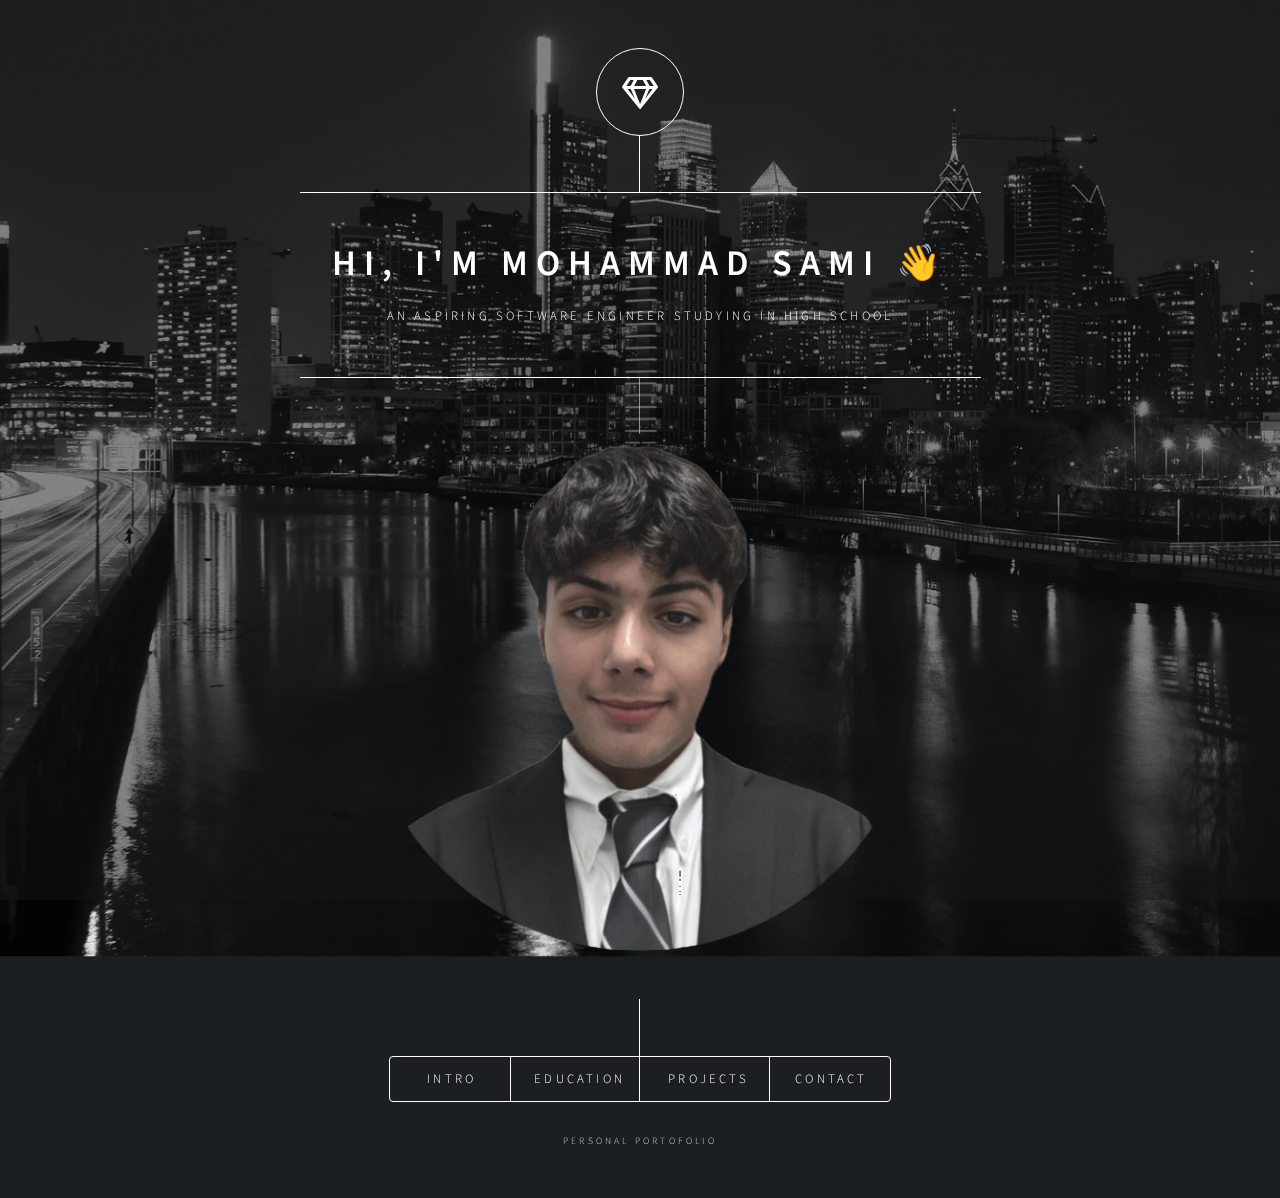
<file: index.html>
<!DOCTYPE HTML>
<html>
	<head>
		<title>Sami's Portofolio</title>
		<meta charset="utf-8" />
		<meta name="viewport" content="width=device-width, initial-scale=1, user-scalable=no" />
		<link rel="stylesheet" href="assets/css/main.css" />
		<noscript><link rel="stylesheet" href="assets/css/noscript.css" /></noscript>
	</head>
	<body class="is-preload">

		<!-- Wrapper -->
			<div id="wrapper">

				<!-- Header -->
					<header id="header">
						<div class="logo">
							<span class="icon fa-gem"></span>
						</div>
						<div class="content">
							<div class="inner">
								<h1>Hi, I'm Mohammad Sami 👋</h1>
								<p>An aspiring software engineer studying in High School</p>
							</div>
						</div>
						<span class="image main"><img src="images/tbg pfp (1).png" alt="" /></span>
						<nav>
							<ul>
								<li><a href="#intro">Intro</a></li>
								<li><a href="#work">Education</a></li>
								<li><a href="#about">Projects</a></li>
								<li><a href="#contact">Contact</a></li>
								<!--<li><a href="#elements">Elements</a></li>-->
							</ul>
						</nav>
					</header>
				<!-- Main -->
					<div id="main">

						<!-- Intro -->
							<article id="intro">
								<h2 class="major">Intro</h2>
								<p>I'm currently a rising sophmore studying in High School, who developed a strong love for programming at the age of 9. Over the years, I have developed several Python programs, web applications, and video games. My journey in programming is one of continous learning and growth, as I constantly strive to expand my knowledge and skills. </a>.</p>
								<p>When i'm not on my laptop programming, I love to play Tennis for my high school team as Junior Varsity, and I also play chess for fun with my friends as a way to challenge my mind.</p>
							</article>

						<!-- Education -->
							<article id="work">
								<h2 class="major">Education</h2>
								<span class="image main"><img src="images/udhs main img.jpeg" alt="" /></span>
								<p>I currently attend Upper Darby High School in Pennsylvania, maintaining a solid 4.0 UW and a 5.0 W GPA in freshman year. </p>
								<span class="image main"><img src="images/drexel ece img 2.jpeg" alt="" /></span>
								<p>Recently, I participated in the Drexel Electrical and Computer Engineering SUmmer Institude, where I workedo n various robotic and programming-related projects.</p>
							</article>

						<!-- Projects -->
							<article id="about">
								<h2 class="major">Projects</h2>
								<span class="image main"><img src="images/UDHS Insider webpage preview.png"></span>
								<p><b><big><a href = "https://udhsinsider.netlify.app/" target = "_blank">Upper Darby High School Insider</a></big></b>, is an insider website built by me to showcase the school's history, course offering, student body statistics, athletic departments, and general information about the school. I built this site using advanced HTML, CSS, and Javascript.</p>
							</article>

						<!-- Contact -->
							<article id="contact">
								<h2 class="major">Contact</h2>
								<h3><b>Email</b>: mzsami72@gmail.com</h3>
								<h3><b>Discord</b>: mzsami</h3>
								<ul class="icons">
									<li><a href="https://github.com/mzsami" class="icon brands fa-github"><span class="label">GitHub</span></a></li>
								</ul>
							</article>

						<!-- Elements -->
							<article id="elements">
								<h2 class="major">Elements</h2>

								<section>
									<h3 class="major">Text</h3>
									<p>This is <b>bold</b> and this is <strong>strong</strong>. This is <i>italic</i> and this is <em>emphasized</em>.
									This is <sup>superscript</sup> text and this is <sub>subscript</sub> text.
									This is <u>underlined</u> and this is code: <code>for (;;) { ... }</code>. Finally, <a href="#">this is a link</a>.</p>
									<hr />
									<h2>Heading Level 2</h2>
									<h3>Heading Level 3</h3>
									<h4>Heading Level 4</h4>
									<h5>Heading Level 5</h5>
									<h6>Heading Level 6</h6>
									<hr />
									<h4>Blockquote</h4>
									<blockquote>Fringilla nisl. Donec accumsan interdum nisi, quis tincidunt felis sagittis eget tempus euismod. Vestibulum ante ipsum primis in faucibus vestibulum. Blandit adipiscing eu felis iaculis volutpat ac adipiscing accumsan faucibus. Vestibulum ante ipsum primis in faucibus lorem ipsum dolor sit amet nullam adipiscing eu felis.</blockquote>
									<h4>Preformatted</h4>
									<pre><code>i = 0;

while (!deck.isInOrder()) {
    print 'Iteration ' + i;
    deck.shuffle();
    i++;
}

print 'It took ' + i + ' iterations to sort the deck.';</code></pre>
								</section>

								<section>
									<h3 class="major">Lists</h3>

									<h4>Unordered</h4>
									<ul>
										<li>Dolor pulvinar etiam.</li>
										<li>Sagittis adipiscing.</li>
										<li>Felis enim feugiat.</li>
									</ul>

									<h4>Alternate</h4>
									<ul class="alt">
										<li>Dolor pulvinar etiam.</li>
										<li>Sagittis adipiscing.</li>
										<li>Felis enim feugiat.</li>
									</ul>

									<h4>Ordered</h4>
									<ol>
										<li>Dolor pulvinar etiam.</li>
										<li>Etiam vel felis viverra.</li>
										<li>Felis enim feugiat.</li>
										<li>Dolor pulvinar etiam.</li>
										<li>Etiam vel felis lorem.</li>
										<li>Felis enim et feugiat.</li>
									</ol>
									<h4>Icons</h4>
									<ul class="icons">
										<li><a href="#" class="icon brands fa-twitter"><span class="label">Twitter</span></a></li>
										<li><a href="#" class="icon brands fa-facebook-f"><span class="label">Facebook</span></a></li>
										<li><a href="#" class="icon brands fa-instagram"><span class="label">Instagram</span></a></li>
										<li><a href="#" class="icon brands fa-github"><span class="label">Github</span></a></li>
									</ul>

									<h4>Actions</h4>
									<ul class="actions">
										<li><a href="#" class="button primary">Default</a></li>
										<li><a href="#" class="button">Default</a></li>
									</ul>
									<ul class="actions stacked">
										<li><a href="#" class="button primary">Default</a></li>
										<li><a href="#" class="button">Default</a></li>
									</ul>
								</section>

								<section>
									<h3 class="major">Table</h3>
									<h4>Default</h4>
									<div class="table-wrapper">
										<table>
											<thead>
												<tr>
													<th>Name</th>
													<th>Description</th>
													<th>Price</th>
												</tr>
											</thead>
											<tbody>
												<tr>
													<td>Item One</td>
													<td>Ante turpis integer aliquet porttitor.</td>
													<td>29.99</td>
												</tr>
												<tr>
													<td>Item Two</td>
													<td>Vis ac commodo adipiscing arcu aliquet.</td>
													<td>19.99</td>
												</tr>
												<tr>
													<td>Item Three</td>
													<td> Morbi faucibus arcu accumsan lorem.</td>
													<td>29.99</td>
												</tr>
												<tr>
													<td>Item Four</td>
													<td>Vitae integer tempus condimentum.</td>
													<td>19.99</td>
												</tr>
												<tr>
													<td>Item Five</td>
													<td>Ante turpis integer aliquet porttitor.</td>
													<td>29.99</td>
												</tr>
											</tbody>
											<tfoot>
												<tr>
													<td colspan="2"></td>
													<td>100.00</td>
												</tr>
											</tfoot>
										</table>
									</div>

									<h4>Alternate</h4>
									<div class="table-wrapper">
										<table class="alt">
											<thead>
												<tr>
													<th>Name</th>
													<th>Description</th>
													<th>Price</th>
												</tr>
											</thead>
											<tbody>
												<tr>
													<td>Item One</td>
													<td>Ante turpis integer aliquet porttitor.</td>
													<td>29.99</td>
												</tr>
												<tr>
													<td>Item Two</td>
													<td>Vis ac commodo adipiscing arcu aliquet.</td>
													<td>19.99</td>
												</tr>
												<tr>
													<td>Item Three</td>
													<td> Morbi faucibus arcu accumsan lorem.</td>
													<td>29.99</td>
												</tr>
												<tr>
													<td>Item Four</td>
													<td>Vitae integer tempus condimentum.</td>
													<td>19.99</td>
												</tr>
												<tr>
													<td>Item Five</td>
													<td>Ante turpis integer aliquet porttitor.</td>
													<td>29.99</td>
												</tr>
											</tbody>
											<tfoot>
												<tr>
													<td colspan="2"></td>
													<td>100.00</td>
												</tr>
											</tfoot>
										</table>
									</div>
								</section>

								<section>
									<h3 class="major">Buttons</h3>
									<ul class="actions">
										<li><a href="#" class="button primary">Primary</a></li>
										<li><a href="#" class="button">Default</a></li>
									</ul>
									<ul class="actions">
										<li><a href="#" class="button">Default</a></li>
										<li><a href="#" class="button small">Small</a></li>
									</ul>
									<ul class="actions">
										<li><a href="#" class="button primary icon solid fa-download">Icon</a></li>
										<li><a href="#" class="button icon solid fa-download">Icon</a></li>
									</ul>
									<ul class="actions">
										<li><span class="button primary disabled">Disabled</span></li>
										<li><span class="button disabled">Disabled</span></li>
									</ul>
								</section>

								<section>
									<h3 class="major">Form</h3>
									<form method="post" action="#">
										<div class="fields">
											<div class="field half">
												<label for="demo-name">Name</label>
												<input type="text" name="demo-name" id="demo-name" value="" placeholder="Jane Doe" />
											</div>
											<div class="field half">
												<label for="demo-email">Email</label>
												<input type="email" name="demo-email" id="demo-email" value="" placeholder="jane@untitled.tld" />
											</div>
											<div class="field">
												<label for="demo-category">Category</label>
												<select name="demo-category" id="demo-category">
													<option value="">-</option>
													<option value="1">Manufacturing</option>
													<option value="1">Shipping</option>
													<option value="1">Administration</option>
													<option value="1">Human Resources</option>
												</select>
											</div>
											<div class="field half">
												<input type="radio" id="demo-priority-low" name="demo-priority" checked>
												<label for="demo-priority-low">Low</label>
											</div>
											<div class="field half">
												<input type="radio" id="demo-priority-high" name="demo-priority">
												<label for="demo-priority-high">High</label>
											</div>
											<div class="field half">
												<input type="checkbox" id="demo-copy" name="demo-copy">
												<label for="demo-copy">Email me a copy</label>
											</div>
											<div class="field half">
												<input type="checkbox" id="demo-human" name="demo-human" checked>
												<label for="demo-human">Not a robot</label>
											</div>
											<div class="field">
												<label for="demo-message">Message</label>
												<textarea name="demo-message" id="demo-message" placeholder="Enter your message" rows="6"></textarea>
											</div>
										</div>
										<ul class="actions">
											<li><input type="submit" value="Send Message" class="primary" /></li>
											<li><input type="reset" value="Reset" /></li>
										</ul>
									</form>
								</section>

							</article>

					</div>

				<!-- Footer -->
					<footer id="footer">
						<p class="copyright">Personal Portofolio</p>
					</footer>

			</div>

		<!-- BG -->
			<div id="bg"></div>

		<!-- Scripts -->
			<script src="assets/js/jquery.min.js"></script>
			<script src="assets/js/browser.min.js"></script>
			<script src="assets/js/breakpoints.min.js"></script>
			<script src="assets/js/util.js"></script>
			<script src="assets/js/main.js"></script>

	</body>
</html>
</file>
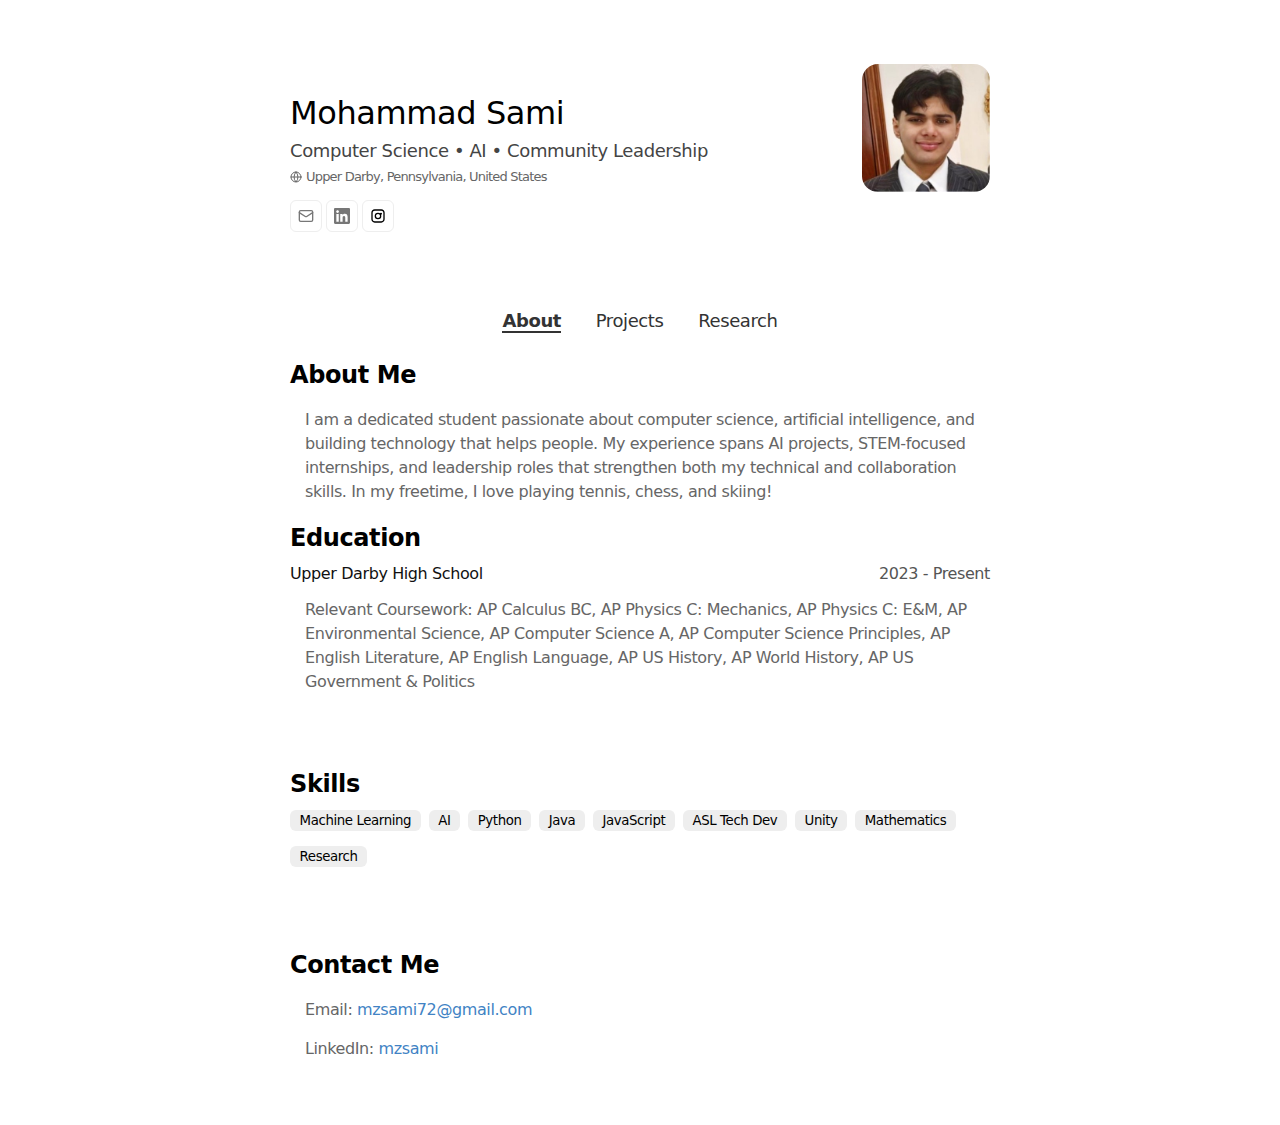
<file: mzsami/index.html>
<!DOCTYPE html>
<html lang="en">
<head>
  <meta content="text/html; charset=utf-8" http-equiv="Content-Type" />
  <meta content="width=device-width, initial-scale=1.0" name="viewport" />
  <title>Mohammad Sami</title>
  <meta content="Mohammad Sami, Student at Upper Darby High School" name="description" />
  <meta content="https://mzsami.co" property="og:url" />
  <meta content="Mohammad Sami — Portfolio" property="og:title" />
  <meta content="" property="og:description" />
  <meta content="/static/header.jpg" property="og:image" />
  <link href="./static/style.css" rel="stylesheet" />
</head>

<body>
  <header top="">
    <section main="">
      <div class="container" header="">
        <div class="info" header="">
          <h1 header="">Mohammad Sami</h1>
          <h2 header="">Computer Science • AI • Community Leadership</h2>
          <span header="">
            <svg fill="none" height="12" stroke="currentColor" stroke-linecap="round" 
                 stroke-linejoin="round" stroke-width="2" viewBox="0 0 24 24" width="12"
                 xmlns="http://www.w3.org/2000/svg">
              <circle cx="12" cy="12" r="10"></circle>
              <path d="M12 2a14.5 14.5 0 0 0 0 20 14.5 14.5 0 0 0 0-20"></path>
              <path d="M2 12h20"></path>
            </svg>
            Upper Darby, Pennsylvania, United States
          </span>

          <footer class="no-print" header="">
            <a header="" href="mailto:mzsami72@gmail.com" target="_blank" title="Email Mohammad Sami">
              <svg class="lucide lucide-mail size-4" fill="none" height="16" stroke="currentColor" 
                   stroke-linecap="round" stroke-linejoin="round" stroke-width="2" 
                   viewBox="0 0 24 24" width="16" xmlns="http://www.w3.org/2000/svg">
                <title>Mail Icon</title>
                <rect height="16" rx="2" width="20" x="2" y="4"></rect>
                <path d="m22 7-8.97 5.7a1.94 1.94 0 0 1-2.06 0L2 7"></path>
              </svg>
            </a>

            <a header="" href="https://www.linkedin.com/in/mzsami/" target="_blank" title="LinkedIn">
              <svg height="16" viewBox="0 0 24 24" width="16" xmlns="http://www.w3.org/2000/svg">
                <title>LinkedIn</title>
                <path d="M20.447 20.452h-3.554v-5.569c0-1.328-.027-3.037-1.852-3.037
                         -1.853 0-2.136 1.445-2.136 2.939v5.667H9.351V9h3.414v1.561h.046
                         c.477-.9 1.637-1.85 3.37-1.85 3.601 0 4.267 2.37
                         4.267 5.455v6.286zM5.337 7.433c-1.144 0-2.063-.926
                         -2.063-2.065 0-1.138.92-2.063 2.063-2.063
                         1.14 0 2.064.925 2.064 2.063
                         0 1.139-.925 2.065-2.064 2.065zm1.782 
                         13.019H3.555V9h3.564v11.452zM22.225 0H1.771C.792 0
                         0 .774 0 1.729v20.542C0 23.227.792 24
                         1.771 24h20.451C23.2 24 24 23.227
                         24 22.271V1.729C24 .774 23.2 0
                         22.222 0h.003z" fill="currentColor"></path>
              </svg>
            </a>

            <a header="" href="https://www.instagram.com/samisights/" target="_blank" title="Instagram">
              <svg height="16" viewBox="0 0 24 24" width="16" xmlns="http://www.w3.org/2000/svg">
                <path d="M7 2C4.243 2 2 4.243 2 7v10c0 2.757
                         2.243 5 5 5h10c2.757 0 5-2.243
                         5-5V7c0-2.757-2.243-5-5-5H7zm10
                         2c1.654 0 3 1.346 3 3v10c0
                         1.654-1.346 3-3 3H7c-1.654 0-3-1.346
                         -3-3V7c0-1.654 1.346-3 3-3h10zm-5
                         3a5 5 0 1 0 .001 10.001A5 5 0
                         0 0 12 7zm0 2c1.654 0 3 1.346
                         3 3s-1.346 3-3 3a3.003 3.003 0
                         0 1-3-3c0-1.654 1.346-3
                         3-3zm4.5-2a1.5 1.5 0 1 0 0
                         3 1.5 1.5 0 0 0 0-3z" />
              </svg>
            </a>
          </footer>
        </div>

        <figure header="">
          <img alt="Mohammad Sami" header="" importance="high" src="./static/header.jpg" />
        </figure>
      </div>
    </section>
  </header>

  <main>
    <nav>
      <a href="#about">About</a>
      <a href="#projects">Projects</a>
      <a href="#research">Research</a>
    </nav>

    <div id="content">

      <!-- About Section -->
      <section data-section="about" id="about" main="" style="display:block;">
        <h2 main="">About Me</h2>
        <p>
          I am a dedicated student passionate about computer science, artificial intelligence, 
          and building technology that helps people. My experience spans AI projects, 
          STEM-focused internships, and leadership roles that strengthen both my technical 
          and collaboration skills. In my freetime, I love playing tennis, chess, and skiing!
        </p>

        <!-- Education -->
        <section main="">
          <h2 main="">Education</h2>
          <ul education="">
            <li education="">
              <article education="">
                <header education="">
                  <h3 education="">Upper Darby High School</h3>
                  <time education="">2023 - Present</time>
                </header>
                <footer education="">
                  <p education="">
                    Relevant Coursework: AP Calculus BC, AP Physics C: Mechanics, 
                    AP Physics C: E&amp;M, AP Environmental Science, AP Computer Science A, 
                    AP Computer Science Principles, AP English Literature, 
                    AP English Language, AP US History, AP World History, 
                    AP US Government &amp; Politics
                  </p>
                </footer>
              </article>
            </li>
          </ul>
        </section>

        <!-- Skills -->
        <section main="">
          <h2 main="">Skills</h2>
          <ul foot="">
            <li skills=""><span skills="">Machine Learning</span></li>
            <li skills=""><span skills="">AI</span></li>
            <li skills=""><span skills="">Python</span></li>
            <li skills=""><span skills="">Java</span></li>
            <li skills=""><span skills="">JavaScript</span></li>
            <li skills=""><span skills="">ASL Tech Dev</span></li>
            <li skills=""><span skills="">Unity</span></li>
            <li skills=""><span skills="">Mathematics</span></li>
            <li skills=""><span skills="">Research</span></li>
          </ul>
        </section>
      </section>

      <!-- Projects -->
      <section data-section="projects" id="projects" main="" style="display:none">
        <h2 main="">Projects</h2>
        <ul project="">
          <li>
            <article project="">
              <header project="">
                <h3 project="">Upper Darby High School Insider Website</h3>
                <time project="">Jun 2024 – May 2025</time>
              </header>
              <p project="">Associated with Upper Darby Senior High School</p>
              <p project="">
                Programmed a dynamic insider website using HTML, CSS, and JavaScript; 
                improves access to school history, academics, athletics, and 
                service opportunities.
              </p>
              <footer project="">
                <span project="">HTML</span>
                <span project="">CSS</span>
                <span project="">JavaScript</span>
              </footer>
              <a href="https://udhsinsider.netlify.app/" target="_blank">
                UDHS Insider Website
              </a>
            </article>
          </li>

          <li>
            <article project="">
              <header project="">
                <h3 project="">Sign AI: Real-Time American Sign Language Interpretation</h3>
                <time project="">Oct 2024 – Mar 2025</time>
              </header>
              <p project="">
                TensorFlow + OpenCV + SSD MobileNet V2 with transfer learning 
                to recognize signs and multi-sign sentences; ~93% accuracy, 
                ~80ms inference; 1st Place Overall & Best of Category (CS) at DCSEF.
              </p>
              <footer project="">
                <span project="">TensorFlow</span>
                <span project="">OpenCV</span>
                <span project="">MobileNetV2</span>
                <span project="">Python</span>
              </footer>
              <a href="https://pa02209738.schoolwires.net/site/default.aspx?PageType=3&DomainID=8&ModuleInstanceID=97&ViewID=6446EE88-D30C-497E-9316-3F8874B3E108&RenderLoc=0&FlexDataID=58169&PageID=9" target="_blank">
                1st place & Best of Category Award in CS
              </a>
            </article>
          </li>
        </ul>
      </section>

      <!-- Research -->
      <section data-section="research" id="research" main="" style="display:none">
        <h2 main="">Research</h2>
        <ul project="">
          <li>
            <article project="">
              <header project="">
                <h3 project="">Researcher — Neurological Effects of Air Quality</h3>
                <time project="">Jun 2024 – Aug 2024</time>
              </header>
              <p project=""><em>New York Academy of Sciences Junior Academy · Remote Internship</em></p>
              <p project="">
                Collaborated with an international team to apply AI-driven data 
                analysis and machine learning...
              </p>
              <footer project="">
                <span project="">Machine Learning</span>
                <span project="">Data Analysis</span>
                <span project="">Environmental AI</span>
              </footer>
            </article>
          </li>

          <li>
            <article project="">
              <h3 project="">Front End Engineering &amp; Research Intern — Open NLP</h3>
              <time project="">Jun 2024 – Aug 2024</time>
              <p project=""><em>Open NLP · Remote Internship</em></p>
              <p project="">
                Built and optimized web interfaces for NLP research tools...
              </p>
              <footer project="">
                <span project="">JavaScript</span>
                <span project="">Front-End Development</span>
                <span project="">Natural Language Processing</span>
              </footer>
            </article>
          </li>
        </ul>
      </section>
    </div>
  </main>

  <script>
    (function() {
      function show(id) {
        document.querySelectorAll('section[data-section]').forEach(s => {
          s.style.display = (s.id === id) ? '' : 'none';
        });
        document.querySelectorAll('nav a').forEach(a => {
          a.classList.toggle('active', a.getAttribute('href') === '#' + id);
        });
        if (history.pushState) history.pushState(null, '', '#' + id);
        else location.hash = id;
      }

      document.addEventListener('click', function(e) {
        const a = e.target.closest('nav a[href^="#"]');
        if (!a) return;
        e.preventDefault();
        show(a.getAttribute('href').slice(1));
      });

      window.addEventListener('DOMContentLoaded', function() {
        const initial = (location.hash || '#about').replace('#','');
        show(initial);
      });
    })();
  </script>
  <footer class="site-footer">
    <div class="footer-content">
        <h2 main="">Contact Me</h2>

        <p>Email: <a href="mailto:mzsami72@gmail.com" target="_blank">mzsami72@gmail.com</a></p>
        <p>LinkedIn: <a href="https://linkedin.com/in/mzsami" target="_blank">mzsami</a></p>
    </div>
</footer>
</body>
</html>
</file>
<file: assets/css/noscript.css>
/*
	Dimension by HTML5 UP
	html5up.net | @ajlkn
	Free for personal and commercial use under the CCA 3.0 license (html5up.net/license)
*/

/* BG */

	body.is-preload #bg:before {
		background-color: transparent;
	}

/* Header */

	body.is-preload #header {
		-moz-filter: none;
		-webkit-filter: none;
		-ms-filter: none;
		filter: none;
	}

		body.is-preload #header > * {
			opacity: 1;
		}

		body.is-preload #header .content .inner {
			max-height: none;
			padding: 3rem 2rem;
			opacity: 1;
		}

/* Main */

	#main article {
		opacity: 1;
		margin: 4rem 0 0 0;
	}
</file>
<file: mzsami/static/style.css>
html {
  font-family: Menlo,Monaco,Lucida Console,Courier New,Courier,monospace;
  background: #fff;
  letter-spacing: -.025rem;
  /* overflow-x: hidden; */
}

body, figure {
  display: flex;
  flex-direction: column;
  align-items: center;
  margin: 0;
  padding-bottom: 0;
  font-family: system-ui, -apple-system, BlinkMacSystemFont, "Segoe UI", Roboto, "Helvetica Neue", Arial, sans-serif;
  padding-bottom: 70px;
  overflow-x: hidden;
}

header, main, footer {
  width: 100%;
}

main {
  margin-bottom: 25px;
}

.site-footer {
  max-width: 700px;
  margin: 0 auto 48px;
  height: 60px;
  width: 100%;
  bottom: 0;
  left: 0;
  text-align: left;
  line-height: 60px;
}

.footer-content p:last-child {
  margin-bottom: 40px;
}

.footer-content p {
  margin-bottom: 0;
}

.footer-content a {
  color: #4183C4;
}

a {
text-decoration: none;
cursor: pointer;
}

ul {
  list-style: none;
  margin: 0;
  padding: 0
}

h1,h2,h3,h4 {
  margin: 0;
  font-family: system-ui,-apple-system,BlinkMacSystemFont,Segoe UI,Roboto,Oxygen,Ubuntu,Cantarell,Open Sans,Helvetica Neue,sans-serif
}

p {
  color: #666;
  font-size: medium;
  line-height: 1.5;
  margin: 15px;
  text-wrap: pretty
}

.print {
  display: none!important
}

@media print {
  .no-print {
      display: none!important
  }

  .print {
      display: block!important
  }

  astro-dev-toolbar {
      display: none!important
  }

  article {
      break-inside: avoid
  }
}

section[main] {
  max-width: 700px;
  margin: 0 auto 48px
}

h2[main] {
  margin-bottom: 8px;
  font-weight: 700;
  line-height: 1.5;
  font-size: x-large;
}

@media (width <= 700px) {
  section[main] {
      margin-bottom: 38px
  }
  section[template] {
      margin-bottom: 38px
  }
}

@media (max-width: 700px) {
  section[main], .site-footer, section[template], h1[cite], p[caption] {
      padding: 1rem 5%;
  }

  h1[cite], p[caption] {
      max-width: fit-content;
  }

  iframe {
      width: 100%;
      height: 400px;
      aspect-ratio: 16 / 9;
  }
}


ul[education] {
  display: flex;
  flex-direction: column;
  gap: 32px
}

article[education] h3[education] {
  font-weight: 500;
  color: #111
}


header[education] {
  display: flex;
  justify-content: space-between;
  align-items: flex-start;
  margin-bottom: 4px
}

time[education] {
  color: #555;
  font-size: medium;
  min-width: 102px
}

@media (width <= 700px) {
  time[education] {
      text-align: right
  }
}

ul[work] {
  display: flex;
  flex-direction: column;
  gap: 32px
}

article[work] h3[work] {
  font-weight: 500;
  color: #111
}

article[work] a[work] {
  color: #111
}

article[work] a[work]:hover {
  text-decoration: underline
}

article[work] h4[work] {
  color: #222;
  font-weight: 400
}

header[work] {
  display: flex;
  justify-content: space-between;
  align-items: flex-start;
  margin-bottom: 4px
}

time[work] {
  color: #555;
  font-size: medium;
  min-width: 102px;
  cursor: default
}

[work][data-title]:hover:after {
  opacity: 1;
  transition: all .1s ease-in-out .5s;
  visibility: visible
}

[work][data-title]:after {
  content: attr(data-title);
  background-color: #333;
  color: #fff;
  font-size: medium;
  font-family: Menlo,Monaco,Lucida Console,Courier New,monospace;
  position: absolute;
  padding: .2rem .5rem;
  bottom: -1.4rem;
  left: 50%;
  white-space: nowrap;
  box-shadow: 1px 1px 1px #222;
  opacity: 0;
  border: 1px solid #111111;
  z-index: 99999;
  visibility: hidden;
  border-radius: 6px
}

[work][data-title] {
  position: relative
}

@media (width <= 700px) {
  time[work] {
      text-align: right
  }
}

.container[header] {
  display: flex;
  flex-direction: row;
  align-items: center;
  justify-content: space-between;
  gap: 1rem;
  width: 100%;
  margin: auto;
}

.info[header] {
  display: flex;
  flex-direction: column;
  gap: .5rem;
  padding-right: 32px
}

h1[header] {
  font-size: xx-large;
}

h2[header] {
  color: #444;
  font-weight: 500;
  font-size: large;
  text-wrap: balance
}

img[header] {
  aspect-ratio: 1 / 1;
  object-fit: cover;
  width: 128px;
  border-radius: 16px
}

li[book] {
  padding-bottom: 5%;
}

li[book]:last-of-type {
  padding-bottom: 0;
}

img[bookimg] {
  aspect-ratio: 1 / 1;
  object-fit: cover;
  width: 125px;
  border-radius: 16px;
  position: relative;
}

h2[book] {
  font-weight: 700;
  line-height: 1.5;
  font-size: x-large;
}

h3[book] {
  font-weight: 500;
  display: flex;
  justify-content: space-between;
  align-items: flex-start;
  margin-bottom: 4px;
  color: #4183C4;
  text-decoration: none;
  cursor: pointer;
}

h3[subject] {
  text-decoration: double;
  text-decoration: underline;
  font-weight: 700;
  padding-bottom: 2%;
}

.book-info {
  padding-bottom: 1%;
  flex-direction: row;
  align-items: center;
  gap: 1rem;
  width: 100%;
  margin: auto;
}

.book {
  padding-bottom: 1%;
  display: flex;
  flex-direction: row;
  align-items: center;
  justify-content: space-between;
  gap: 1rem;
  width: 100%;
  margin: auto;
}

span[header] {
  color: #666;
  display: flex;
  align-items: center;
  gap: .25rem;
  font-size: small;
  letter-spacing: -.05rem
}

footer[header] {
  color: #555;
  font-size: small;
  display: flex;
  gap: 4px;
  margin-top: 8px
}

footer[header] a[header] {
  color: #777;
  display: inline-flex;
  align-items: center;
  justify-content: center;
  border: 1px solid #eee;
  padding: 4px;
  height: 32px;
  width: 32px;
  border-radius: 6px;
  transition: all .3s ease
}

footer[header] a[header]:hover {
  background: #eee;
  border: 1px solid #ddd
}

@media (width <= 700px) {
  .container[header] {
      flex-direction: column-reverse
  }

  .info[header] {
      justify-content: center;
      align-items: center;
      padding-right: 0;
      text-align: center
  }

  figure[header] {
      display: flex;
      justify-content: center;
      align-items: center
  }

  h2[header] {
      text-wrap: balance
  }

  figure[header] {
      margin: 0 auto
  }
}

ul[project] {
  display: grid;
  grid-template-columns: repeat(auto-fit,minmax(200px,1fr));
  gap: 1rem;
  margin-inline:-16px}

article[project] {
  border-radius: 8px;
  border: 1px solid #f2f2f2;
  gap: 16px;
  display: flex;
  flex-direction: column;
  padding: 16px;
  height: 100%
}

article[project] header[project] {
  flex: 1
}

article[project] h3[project] {
  margin-bottom: 4px
}

article[project] a[project] {
  color: #111
}

article[project] a[pres] a[project]:hover {
  text-decoration: underline
}

article[project] p[project] {
  font-size: medium;
  line-height: 1.2rem;
  margin-bottom: 4px
}

article[project] h3[project] span[project] {
  color: #00bc2f;
  animation-name: flicker;
  animation-duration: 3s;
  animation-timing-function: ease-in;
  animation-iteration-count: infinite;
  text-align: center;
}

footer[project] {
  display: flex;
  flex-wrap: wrap;
  gap: 4px;
  font-size: small;
}

footer[project] span[project] {
  border-radius: 6px;
  background: #eee;
  color: #444;
  font-size: small;
  font-weight: 500;
  padding: .2rem .6rem;
  text-align: center;
}

img[project] {
  float: inline-start;
}

.github-code-link[project] {
  margin-left: 5px
}

@keyframes flicker {
  0% {
      opacity: 1
  }

  50% {
      opacity: .25
  }

  to {
      opacity: 1
  }
}

@media (width <= 700px) {
  ul[project] {
      margin-inline: 0px
  }

  article[project] {
      border: none;
      box-shadow: 0 1px 1px #f2f2f2;
      padding: 10px 10px 16px
  }
  article[class] {
      border: none;
      box-shadow: 0 1px 1px #f2f2f2;
      padding: 0 0 16px
  }
}

@media print {
  article[project] h3[project] span[project] li[projSkills] {
      animation-name: none
  }
  article[class] {
      animation-name: none
  }
}

ul[skills] {
  display: inline-flex;
  gap: 8px;
  flex-wrap: wrap
}

li[skills] {
  align-items: center;
  background: #eee;
  border-radius: 6px;
  color: #000;
  display: flex;
  font-size: smaller;
  font-weight: 500;
  gap: 4px;
  padding: .2rem .6rem
}

*:where(:not(html,iframe,canvas,img,svg,video,audio):not(svg *,symbol *)) {
  all: unset;
  display: revert
}

*,*:before,*:after {
  box-sizing: border-box
}

html {
  -moz-text-size-adjust: none;
  -webkit-text-size-adjust: none;
  text-size-adjust: none
}

a,button {
  cursor: revert
}

ol,ul,menu,summary {
  list-style: none
}

img {
  max-inline-size: 100%;
  max-block-size: 100%
}

table {
  border-collapse: collapse
}

@keyframes fadeIn {
  0% {
      opacity: 0
  }

  to {
      opacity: 1
  }
}

footer[footer] {
  background: #fdfdfd;
  border-top: 1px solid #eee;
  position: fixed;
  bottom: 0;
  width: 100%;
  padding-block:8px;
  text-align: center;
  view-timeline-name: --revealing;
  view-timeline-axis: block;
  animation: linear .3s fadeIn;
  animation-timeline: --revealing;
  animation-range: entry 100% cover 10%;
}

a[footer] {
  text-decoration: underline;
  color: #4183C4;
}

a[footer]:hover {
  cursor: pointer;
}

h1[footer] {
  font-size: small;
}

main[tmp] {
  padding: 4rem;
  margin: auto;
  width: 100%
}

@media (width <= 700px) {
  main[tmp] {
      padding: 2rem
  }
}

nav {
  width: 100%;  
  text-align: center;  
  margin-bottom: 2%;
}

nav a {
  margin: 0 15px;  
  font-size: large;  
  color: #333;  
  text-decoration: none;  
}

nav a:hover {
  color: #4183C4;
}

nav a.active {
  border-bottom: 2px solid #333;
  font-weight: bold;
}


@media (max-width: 700px) {
  nav {
      padding: 10px 0;  
  }

  nav a {
      margin: 0 10px;  
  }
}

header[top] {
  padding-top: 5%;
}

/* @media (max-width: 600px) {
  header[top] {
      padding-top: 10px;
  } */
/* } */

ul[foot] {
  display: inline-flex;
  gap: 8px;
  flex-wrap: wrap
}

p[click] {
  font-size: small;
  line-height: 1.2rem;
  margin-bottom: 2%;
}

h2[proj] {
  font-weight: 700;
  line-height: 1.5;
  font-size: x-large;
}

a[pres] {
  color: #4183C4;
  font-size: medium;
}

/* a[pres]:hover {
  text-decoration: underline
} */

li[projSkills] {
  border-radius: 6px;
  background: #eee;
  color: #444;
  padding: .2rem .6rem;
  text-align: center;
}

a[proj] {
  color: #111;
  font-size: large;
  font-weight: 500;
}

a[proj]:hover {
  color: #4183C4;
  cursor: pointer;
  /* text-decoration: underline */
}

article[class] {
  border-radius: 8px;
  border: 1px solid #f2f2f2;
  gap: 16px;
  display: flex;
  padding: 16px;
  gap: 16px;
  height: 100%
}

header[class] {
  flex-grow: 0;
  flex-shrink: 0;
  flex-basis: content;
  position: relative;
}

/* header[class]::before {
  content: '';
  position: absolute;
  left: 0;
  top: 0;
  bottom: 0; 
  width: 1px;
  background-color: #ccc;
  margin-left: -4%;
}

header[class]:first-child::before {
  content: none;
} */

article[class] {
  margin-bottom: 4px
}

h3[class] {
  font-weight: 500;
}

article[class] a[pres] a[class]:hover {
  text-decoration: underline
}

p[class] {
  font-size: medium;
  margin-bottom: 5px
}

article[class] p[class] {
  font-size: medium;
  margin-bottom: 4px
}

footer[class] {
  display: flex;
  flex-wrap: wrap;
  gap: 4px;
  font-size: small;
  width: 100%;
}

footer[class] span[class] {
  border-radius: 6px;
  background: #eee;
  color: #444;
  font-size: small;
  font-weight: 500;
  padding: .2rem .6rem;
  text-align: center;
  width: 100%;
}

.content {
  display: flex;
  flex-direction: column;
  justify-content: flex-start;
  width: 100%;
  gap: 16px;
}

a[alt] {
  color: #4183C4;
}

footer[tran] {
  display: flex;
  flex-wrap: wrap;
  gap: 4px;
  font-size: small;
}

footer[tran] span[tran] {
  border-radius: 6px;
  background: #eee;
  color: #444;
  font-size: small;
  font-weight: 500;
  padding: .2rem .6rem;
  text-align: center;
  margin-bottom: 10px;
  transition: transform 0.3s ease, background-color 0.3s ease;
}

footer[tran] span[tran] a.transcriptLink {
  display: block;
  color: inherit;
  text-decoration: none;
}

footer[tran] span[tran] a.transcriptLink:hover {
  transform: scale(1.1);
  cursor: pointer;
  background-color: #eee;
}

footer[tran] span[tran] a.transcriptLink.active {
  transform: scale(1.15);
  background-color: #eee;
  color: #444;
}

hr {
  display: block;
  unicode-bidi: isolate;
  margin-block-start: 0.5em;
  margin-block-end: 0.5em;
  margin-inline-start: auto;
  margin-inline-end: auto;
  overflow: hidden;
  border-style: inset;
  border-width: 1px;
}

body[main] {
  text-align: center;
  color: #000;
}

button[main] {
  color: #4183C4;
  cursor: pointer;
}

/* ------------------------Report------------------------ */

[report] button {
  border-radius: 6px;
  background: #eee;
  color: #4183C4;
  font-size: medium;
  font-weight: 500;
  padding: 0.2rem 0.6rem;
  text-align: center;
  margin-bottom: 10px;
  transition: transform 0.3s ease;
  cursor: pointer;
}

[report] button:hover,
[report] button.active {
  transform: scale(1.1);
}

[report] button.active {
  background-color: #d8d8d8;
}

section[report] {
  max-width: 700px;
  margin: 0 auto 48px;
}

[report] input,
[report] textarea {
  width: 100%;
  padding: 12px 20px;
  margin: 8px 0;
  box-sizing: border-box;
  border: 2px solid #eee;
  border-radius: 4px;
  text-align: left;
}

[report] textarea {
  height: 150px;
  vertical-align: top;
  resize: vertical;
}

[report] input:focus,
[report] textarea:focus {
  border: 3px solid #d8d8d8;
}

h2[report] {
  margin-bottom: 8px;
  font-weight: 700;
  line-height: 1.5;
  font-size: x-large;
}

[report] p {
  padding-bottom: 2%;
}

@media (max-width: 700px) {
  section[report] {
      margin-bottom: 38px;
  }
}

.mobile-only {
  display: none; /* Hide mobile links by default */
}

.desktop-only {
  display: block; /* Show iframes by default */
}

@media (max-width: 700px) {
  .mobile-only {
      display: block; /* Show mobile links on small screens */
      padding: 10px;
      margin: 5px;
      border-radius: 6px;
      background: #eee;
      color: #444;
      text-align: center;
  }
  .desktop-only {
      display: none; /* Hide iframes on small screens */
  }
}

.post-title {
font-size: 2.5em;
margin-bottom: 0.5em;
}

.post-date {
font-style: italic;
color: #666;
margin-bottom: 1.5em;
}

.centered-image {
text-align: center;
margin: 2em 0;
}

.centered-image img {
max-width: 100%;
height: auto;
}

.centered-image figcaption {
margin-top: 0.5em;
font-style: italic;
color: #666;
}

blockquote {
background-color: #f9f9f9;
border-left: 5px solid #ccc;
margin: 1.5em 0;
padding: 1em;
font-style: italic;
}

hr {
margin: 2em 0;
border: none;
border-top: 1px solid #ccc;
}

/* ------------------------Graph------------------------ */

#graphContainer {
  pointer-events: auto;
  user-select: none;
}

#graphView {
  width: 100%;
  height: 500px;
  border: 1px solid #ddd;
}

#blogContainer .post-item,
#notesContainer .post-item {
margin-bottom: 20px;
}

#blogContainer .post-item:last-of-type,
#notesContainer .post-item:last-of-type {
margin-bottom: 0;
}

#top-note {
  display: flex;
  gap: 25px;
  align-items: center;
  flex-wrap: wrap;
  margin-bottom: 10px;
}

.toggle-container {
  gap: 1rem;
  display: flex;
  justify-content: center;
  align-items: center;
  vertical-align: middle;
}

#graphViewToggle {
  height: 0;
  width: 0;
  visibility: hidden;
}

.toggle-container label {
  cursor: pointer;
  text-indent: -9999px;
  width: 50px;  /* Adjusted for better fit in the nav */
  height: 24px; /* Adjusted for better fit in the nav */
  background: #eee;
  display: block;
  border-radius: 30px;
  position: relative;
}

.toggle-container label:after {
  content: '';
  position: absolute;
  top: 2.5px; /* Adjusted for better fit */
  left: 2.5px; /* Adjusted for better fit */
  width: 18px; /* Adjusted for better fit */
  height: 18px; /* Adjusted for better fit */
  background: #fff;
  border-radius: 25px;
  transition: 0.3s;
}

#graphViewToggle:checked + label {
  background: #d8d8d8;
}

#graphViewToggle:checked + label:after {
  left: calc(100% - 2.5px);
  transform: translateX(-100%);
}

.toggle-container label:active:after {
  width: 24px; /* Adjusted for better fit */
}

/* Common styles for Blog and Notes sections */
#blogPostsContainer,
#notesContainer {
  display: flex;
  flex-direction: column;
  gap: 20px;
}

.content-section {
  max-width: 700px;
  margin: 0 auto;
}

.content-section h2 {
  font-weight: 700;
  font-size: x-large;
  margin-bottom: 20px;
}

.content-nav {
  display: flex;
  justify-content: space-between;
  align-items: center;
  flex-wrap: wrap;
  margin-bottom: 20px;
}

.back-button,
.edit-button,
.save-button {
  color: #4183C4;
  cursor: pointer;
}

.back-button:hover,
.edit-button:hover,
.save-button:hover {
  text-decoration: underline;
}

.filter-buttons, .action-buttons {
  display: flex;
  gap: 10px;
  flex-wrap: wrap;
}

.category-button {
  border-radius: 6px;
  height: 40px;
  background: #eee;
  color: #444;
  font-size: large;
  font-weight: 500;
  padding: 0.2rem 1rem;
  text-align: center;
  align-items: center;
  transition: transform 0.3s ease, background-color 0.3s ease;
  cursor: pointer;
  border: none;
  appearance: none;
  background-image: url("data:image/svg+xml,%3Csvg xmlns='http://www.w3.org/2000/svg' width='12' height='12' viewBox='0 0 12 12'%3E%3Cpath fill='%23333' d='M10.293 3.293L6 7.586 1.707 3.293A1 1 0 00.293 4.707l5 5a1 1 0 001.414 0l5-5a1 1 0 10-1.414-1.414z'/%3E%3C/svg%3E");
  background-repeat: no-repeat;
  background-position: right 10px center;
  padding-right: 30px;
}

.preview-button {
  border-radius: 6px;
  height: 40px;
  background: #eee;
  color: #444;
  font-size: large;
  font-weight: 500;
  padding: 0.2rem 0.6rem;
  text-align: center;
  align-items: center;
  transition: transform 0.3s ease, background-color 0.3s ease;
  cursor: pointer;
  border: none;
}

.filter-buttons button,
.action-buttons button {
  border-radius: 6px;
  background: #eee;
  color: #444;
  font-size: small;
  font-weight: 500;
  padding: 0.2rem 0.6rem;
  text-align: center;
  transition: transform 0.3s ease, background-color 0.3s ease;
  cursor: pointer;
  border: none;
}

.filter-buttons button:hover,
.filter-buttons button.active,
.action-buttons button:hover,
.action-buttons button.active,
.preview-button:hover,
.preview-button.active {
  transform: scale(1.1);
  background-color: #d8d8d8;
}

.posts-container {
  display: grid;
  gap: 20px;
}

.post-item {
  border-radius: 8px;
  border: 1px solid #f2f2f2;
  padding: 16px;
  display: flex;
  flex-direction: column;
  gap: 10px;
}

.post-item a.post-title {
  font-weight: 600;
  font-size: x-large;
  color: #000;
  text-decoration: none;
  transition: color 0.3s ease;
}

.post-item a.post-title:hover {
  color: #4183C4;
}

.post-date {
  font-size: medium;
  color: #000;
  margin-bottom: 5px;
}

.post-summary {
  font-size: medium;
  color: #444;
  margin-bottom: 10px;
}

.read-more {
  color: #4183C4;
  font-size: small;
  text-decoration: none;
  align-self: flex-start;
}

/* Ensure proper spacing */
.post-item > * {
  margin: 0;
}

@media (max-width: 700px) {
  .post-item {
      padding: 12px;
  }

  .post-item a.post-title {
      font-size: large;
  }

  .post-date,
  .post-summary {
      font-size: small;
  }
}

.graph-view {
  width: 100%;
  height: 500px;
  border: 1px solid #ddd;
  display: none;
}

/* Toggle container styles */
.toggle-container {
  display: flex;
  align-items: center;
  gap: 10px;
}

.toggle-container input[type="checkbox"] {
  height: 0;
  width: 0;
  visibility: hidden;
}

input[type="checkbox"] {
  display: inline-block;
  width: 16px;
  height: 16px;
  margin-right: 5px;
  vertical-align: middle;
  opacity: 1;
  position: static;
  visibility: visible;
  -webkit-appearance: checkbox;
  -moz-appearance: checkbox;
  appearance: checkbox;
}

.preview {
  border: 1px solid #ddd;
  border-radius: 4px;
  margin-bottom: 1em;
}

.markdown-alert {
  padding: 10px 15px;
  margin-bottom: 15px;
  border-left: 4px solid;
  border-radius: 3px;
}

.markdown-alert-title {
  font-weight: bold;
  margin-bottom: 5px;
}

.markdown-alert-note {
  background-color: #f6f8fa;
  border-color: #0969da;
}

.markdown-alert-tip {
  background-color: #dafbe1;
  border-color: #1a7f37;
}

.markdown-alert-important {
  background-color: #fff8c5;
  border-color: #9a6700;
}

.markdown-alert-warning {
  background-color: #ffebe9;
  border-color: #cf222e;
}

.markdown-alert-caution {
  background-color: #fff1e5;
  border-color: #bc4c00;
}

.footnotes {
  border-top: 1px solid #e1e4e8;
  margin-top: 30px;
  padding-top: 15px;
}

.footnotes ol {
  padding-left: 20px;
}

.footnotes li {
  font-size: 0.9em;
  color: #6a737d;
}

[data-footnote-ref] {
  text-decoration: none;
  color: #0366d6;
}

[data-footnote-ref]::before {
  content: '[';
}

[data-footnote-ref]::after {
  content: ']';
}

[data-footnote-backref] {
  text-decoration: none;
  color: #0366d6;
}

.preview figcaption {
  background-color: #f0f0f0;
  padding: 0.5em;
  font-weight: bold;
}

.preview-showcase {
  padding: 1em;
}   

.preview-code {
  border-top: 1px solid #ddd;
}

.toggle-container label {
  cursor: pointer;
  text-indent: -9999px;
  width: 50px;
  height: 24px;
  background: #eee;
  display: block;
  border-radius: 100px;
  position: relative;
}

.toggle-container label:after {
  content: '';
  position: absolute;
  top: 2px;
  left: 2px;
  width: 20px;
  height: 20px;
  background: #fff;
  border-radius: 90px;
  transition: 0.3s;
}

.toggle-container input:checked + label {
  background: #d8d8d8;
}

.toggle-container input:checked + label:after {
  left: calc(100% - 2px);
  transform: translateX(-100%);
}

/* Post View styles */
.post-view {
  max-width: 700px;
  margin: 0 auto;
}

/* Styles for rendered Markdown content */
.post-content, .parsed-content {
  font-family: -apple-system, BlinkMacSystemFont, "Segoe UI", Roboto, Helvetica, Arial, sans-serif;
  line-height: 1.6;
  color: #333;
}

.markdown-header {
  margin-top: 1.5em;
  margin-bottom: 0.5em;
  font-weight: 600;
}

h3.markdown-header {
  font-size: 1.5em;
  border-bottom: 1px solid #eaecef;
  padding-bottom: 0.3em;
}

h4.markdown-header {
  font-size: 1.25em;
}

/* List styles */
.markdown-list,
.post-content ul, .post-content ol,
.parsed-content ul, .parsed-content ol {
  padding-left: 1.5em;
  margin-bottom: 1em;
  list-style-type: disc; /* Default to filled circle */
}

/* Nested list styles */
.markdown-list .markdown-list,
.parsed-content ul ul, 
.parsed-content ul ol, 
.parsed-content ol ul, 
.parsed-content ol ol {
  margin-top: 0.5em;
  margin-bottom: 0;
  list-style-type: circle; /* Second level: hollow circle */
}

.markdown-list .markdown-list .markdown-list,
.parsed-content ul ul ul, 
.parsed-content ul ol ul, 
.parsed-content ol ul ul, 
.parsed-content ol ol ul {
  list-style-type: square; /* Third level: filled square */
}

.markdown-list li,
li {
  margin-bottom: 0.5em;
}

/* Task list item styles */
.task-list-item {
  list-style-type: none;
  display: flex;
  align-items: center;
  margin-left: -1.5em; /* Align checkboxes with text */
}

.task-list-item input[type="checkbox"] {
  margin-right: 0.5em;
}

/* Additional styles for better readability */
p {
  margin-bottom: 1em;
}

strong {
  font-weight: 600;
}

/* Additional styles for better readability */
p {
  margin-bottom: 1em;
}

.parsed-content li p {
  margin-bottom: 0.5em;
}

strong {
  font-weight: 600;
}

/* Custom checkbox styles */
.checkbox-wrapper-4 * {
  box-sizing: border-box;
}

.checkbox-wrapper-4 .inp-cbx {
  position: absolute;
  visibility: hidden;
  width: 1px;
  height: 1px;
  overflow: hidden;
}

.checkbox-wrapper-4 .cbx {
  display: inline-flex;
  align-items: center;
  cursor: pointer;
  padding: 6px 8px;
  border-radius: 6px;
  transition: all 0.2s ease;
}

.checkbox-wrapper-4 .cbx:hover {
  background: rgba(0,119,255,0.06);
}

.checkbox-wrapper-4 .cbx span:first-child {
  position: relative;
  width: 18px;
  height: 18px;
  border-radius: 4px;
  border: 1px solid #cccfdb;
  transition: all 0.2s ease;
}

.checkbox-wrapper-4 .cbx span:first-child svg {
  position: absolute;
  top: 3px;
  left: 2px;
  fill: none;
  stroke: #fff;
  stroke-width: 2;
  stroke-linecap: round;
  stroke-linejoin: round;
  stroke-dasharray: 16px;
  stroke-dashoffset: 16px;
  transition: all 0.3s ease;
  transition-delay: 0.1s;
}

.checkbox-wrapper-4 .cbx span:last-child {
  margin-left: 8px;
}

.checkbox-wrapper-4 .cbx:hover span:first-child {
  border-color: #07f;
}

.checkbox-wrapper-4 .inp-cbx:checked + .cbx span:first-child {
  background: #07f;
  border-color: #07f;
}

.checkbox-wrapper-4 .inp-cbx:checked + .cbx span:first-child svg {
  stroke-dashoffset: 0;
}

@keyframes wave-4 {
  50% {
      transform: scale(0.9);
  }
}

@media screen and (max-width: 640px) {
  .checkbox-wrapper-4 .cbx {
      width: 100%;
      display: inline-block;
  }
}

/* Edit mode styles */
.edit-mode {
  display: none;
  margin-top: 20px;
}

#editTitle {
  height: fit-content;
  align-content: center;
  padding-left: 10px;
  border: 1px solid #ddd;
  border-radius: 4px;
}

#editTextarea {
  width: 100%;
  height: 300px;
  margin-bottom: 10px;
  padding: 10px;
  border: 1px solid #ddd;
  border-radius: 4px;
}

#editPassword {
  width: 100%;
  margin-bottom: 10px;
  padding: 5px;
  border: 1px solid #ddd;
  border-radius: 4px;
}

/* Responsive adjustments */
@media (max-width: 700px) {
  .content-nav {
      flex-direction: column;
      align-items: stretch;
  }

  .filter-buttons {
      margin-bottom: 10px;
  }

  .toggle-container {
      justify-content: flex-start;
  }
}
.blog-post {
  /* Remove any 'flex' or 'float' if you had them */
  display: block;            /* A normal block container */
  margin: 0 auto;            /* Center the entire box horizontally */
  max-width: 700px;          /* Optional: limit how wide the blog post can be */
  border: 1px solid #f2f2f2;
  border-radius: 4px;
  padding: 1.5rem;
  background-color: #fff;
  box-shadow: 0 2px 4px rgba(0,0,0,0.1);
}

/* Center the title text */
.blog-post h2 {
  margin-top: 0;
  text-align: center;
}

/* Ensure the paragraph text is left-aligned and spaced under the title */
.post-content {
  margin-top: 1rem;
  text-align: left;
}
</file>
<file: assets/css/main.css>
@import url(fontawesome-all.min.css);
@import url("https://fonts.googleapis.com/css?family=Source+Sans+Pro:300italic,600italic,300,600");

/*
	Dimension by HTML5 UP
	html5up.net | @ajlkn
	Free for personal and commercial use under the CCA 3.0 license (html5up.net/license)
*/

html, body, div, span, applet, object,
iframe, h1, h2, h3, h4, h5, h6, p, blockquote,
pre, a, abbr, acronym, address, big, cite,
code, del, dfn, em, img, ins, kbd, q, s, samp,
small, strike, strong, sub, sup, tt, var, b,
u, i, center, dl, dt, dd, ol, ul, li, fieldset,
form, label, legend, table, caption, tbody,
tfoot, thead, tr, th, td, article, aside,
canvas, details, embed, figure, figcaption,
footer, header, hgroup, menu, nav, output, ruby,
section, summary, time, mark, audio, video {
	margin: 0;
	padding: 0;
	border: 0;
	font-size: 100%;
	font: inherit;
	vertical-align: baseline;}

article, aside, details, figcaption, figure,
footer, header, hgroup, menu, nav, section {
	display: block;}

body {
	line-height: 1;
}

ol, ul {
	list-style: none;
}

blockquote, q {
	quotes: none;
}

	blockquote:before, blockquote:after, q:before, q:after {
		content: '';
		content: none;
	}

table {
	border-collapse: collapse;
	border-spacing: 0;
}

body {
	-webkit-text-size-adjust: none;
}

mark {
	background-color: transparent;
	color: inherit;
}

input::-moz-focus-inner {
	border: 0;
	padding: 0;
}

input, select, textarea {
	-moz-appearance: none;
	-webkit-appearance: none;
	-ms-appearance: none;
	appearance: none;
}

/* Basic */

	@-ms-viewport {
		width: device-width;
	}

	@media screen and (max-width: 480px) {

		html, body {
			min-width: 320px;
		}

	}

	html {
		box-sizing: border-box;
	}

	*, *:before, *:after {
		box-sizing: inherit;
	}

	body {
		background: #1b1f22;
	}

		body.is-preload *, body.is-preload *:before, body.is-preload *:after {
			-moz-animation: none !important;
			-webkit-animation: none !important;
			-ms-animation: none !important;
			animation: none !important;
			-moz-transition: none !important;
			-webkit-transition: none !important;
			-ms-transition: none !important;
			transition: none !important;
		}

/* Type */

	html {
		font-size: 16pt;
	}

		@media screen and (max-width: 1680px) {

			html {
				font-size: 12pt;
			}

		}

		@media screen and (max-width: 736px) {

			html {
				font-size: 11pt;
			}

		}

		@media screen and (max-width: 360px) {

			html {
				font-size: 10pt;
			}

		}

	body, input, select, textarea {
		color: #ffffff;
		font-family: "Source Sans Pro", sans-serif;
		font-weight: 300;
		font-size: 1rem;
		line-height: 1.65;
	}

	a {
		-moz-transition: color 0.2s ease-in-out, background-color 0.2s ease-in-out, border-bottom-color 0.2s ease-in-out;
		-webkit-transition: color 0.2s ease-in-out, background-color 0.2s ease-in-out, border-bottom-color 0.2s ease-in-out;
		-ms-transition: color 0.2s ease-in-out, background-color 0.2s ease-in-out, border-bottom-color 0.2s ease-in-out;
		transition: color 0.2s ease-in-out, background-color 0.2s ease-in-out, border-bottom-color 0.2s ease-in-out;
		border-bottom: dotted 1px rgba(255, 255, 255, 0.5);
		text-decoration: none;
		color: inherit;

	}

		a:hover {
			border-bottom-color: transparent;
			color: lightblue;
		}

	strong, b {
		color: #ffffff;
		font-weight: 600;
	}

	em, i {
		font-style: italic;
	}

	p {
		margin: 0 0 2rem 0;
	}

	h1, h2, h3, h4, h5, h6 {
		color: #ffffff;
		font-weight: 600;
		line-height: 1.5;
		margin: 0 0 1rem 0;
		text-transform: uppercase;
		letter-spacing: 0.2rem;
	}

		h1 a, h2 a, h3 a, h4 a, h5 a, h6 a {
			color: inherit;
			text-decoration: none;
		}

		h1.major, h2.major, h3.major, h4.major, h5.major, h6.major {
			border-bottom: solid 1px #ffffff;
			width: -moz-max-content;
			width: -webkit-max-content;
			width: -ms-max-content;
			width: max-content;
			padding-bottom: 0.5rem;
			margin: 0 0 2rem 0;
		}

	h1 {
		font-size: 2.25rem;
		line-height: 1.3;
		letter-spacing: 0.5rem;
	}

	h2 {
		font-size: 1.5rem;
		line-height: 1.4;
		letter-spacing: 0.5rem;
	}

	h3 {
		font-size: 1rem;
	}

	h4 {
		font-size: 0.8rem;
	}

	h5 {
		font-size: 0.7rem;
	}

	h6 {
		font-size: 0.6rem;
	}

	@media screen and (max-width: 736px) {

		h1 {
			font-size: 1.75rem;
			line-height: 1.4;
		}

		h2 {
			font-size: 1.25em;
			line-height: 1.5;
		}

	}

	sub {
		font-size: 0.8rem;
		position: relative;
		top: 0.5rem;
	}

	sup {
		font-size: 0.8rem;
		position: relative;
		top: -0.5rem;
	}

	blockquote {
		border-left: solid 4px #ffffff;
		font-style: italic;
		margin: 0 0 2rem 0;
		padding: 0.5rem 0 0.5rem 2rem;
	}

	code {
		background: rgba(255, 255, 255, 0.075);
		border-radius: 4px;
		font-family: "Courier New", monospace;
		font-size: 0.9rem;
		margin: 0 0.25rem;
		padding: 0.25rem 0.65rem;
	}

	pre {
		-webkit-overflow-scrolling: touch;
		font-family: "Courier New", monospace;
		font-size: 0.9rem;
		margin: 0 0 2rem 0;
	}

		pre code {
			display: block;
			line-height: 1.75;
			padding: 1rem 1.5rem;
			overflow-x: auto;
		}

	hr {
		border: 0;
		border-bottom: solid 1px #ffffff;
		margin: 2.75rem 0;
	}

	.align-left {
		text-align: left;
	}

	.align-center {
		text-align: center;
	}

	.align-right {
		text-align: right;
	}

/* Form */

	form {
		margin: 0 0 2rem 0;
	}

		form > :last-child {
			margin-bottom: 0;
		}

		form > .fields {
			display: -moz-flex;
			display: -webkit-flex;
			display: -ms-flex;
			display: flex;
			-moz-flex-wrap: wrap;
			-webkit-flex-wrap: wrap;
			-ms-flex-wrap: wrap;
			flex-wrap: wrap;
			width: calc(100% + 3rem);
			margin: -1.5rem 0 2rem -1.5rem;
		}

			form > .fields > .field {
				-moz-flex-grow: 0;
				-webkit-flex-grow: 0;
				-ms-flex-grow: 0;
				flex-grow: 0;
				-moz-flex-shrink: 0;
				-webkit-flex-shrink: 0;
				-ms-flex-shrink: 0;
				flex-shrink: 0;
				padding: 1.5rem 0 0 1.5rem;
				width: calc(100% - 1.5rem);
			}

				form > .fields > .field.half {
					width: calc(50% - 0.75rem);
				}

				form > .fields > .field.third {
					width: calc(100%/3 - 0.5rem);
				}

				form > .fields > .field.quarter {
					width: calc(25% - 0.375rem);
				}

		@media screen and (max-width: 480px) {

			form > .fields {
				width: calc(100% + 3rem);
				margin: -1.5rem 0 2rem -1.5rem;
			}

				form > .fields > .field {
					padding: 1.5rem 0 0 1.5rem;
					width: calc(100% - 1.5rem);
				}

					form > .fields > .field.half {
						width: calc(100% - 1.5rem);
					}

					form > .fields > .field.third {
						width: calc(100% - 1.5rem);
					}

					form > .fields > .field.quarter {
						width: calc(100% - 1.5rem);
					}

		}

	label {
		color: #ffffff;
		display: block;
		font-size: 0.8rem;
		font-weight: 300;
		letter-spacing: 0.2rem;
		line-height: 1.5;
		margin: 0 0 1rem 0;
		text-transform: uppercase;
	}

	input[type="text"],
	input[type="password"],
	input[type="email"],
	input[type="tel"],
	select,
	textarea {
		-moz-appearance: none;
		-webkit-appearance: none;
		-ms-appearance: none;
		appearance: none;
		-moz-transition: border-color 0.2s ease-in-out, box-shadow 0.2s ease-in-out, background-color 0.2s ease-in-out;
		-webkit-transition: border-color 0.2s ease-in-out, box-shadow 0.2s ease-in-out, background-color 0.2s ease-in-out;
		-ms-transition: border-color 0.2s ease-in-out, box-shadow 0.2s ease-in-out, background-color 0.2s ease-in-out;
		transition: border-color 0.2s ease-in-out, box-shadow 0.2s ease-in-out, background-color 0.2s ease-in-out;
		background-color: transparent;
		border-radius: 4px;
		border: solid 1px #ffffff;
		color: inherit;
		display: block;
		outline: 0;
		padding: 0 1rem;
		text-decoration: none;
		width: 100%;
	}

		input[type="text"]:invalid,
		input[type="password"]:invalid,
		input[type="email"]:invalid,
		input[type="tel"]:invalid,
		select:invalid,
		textarea:invalid {
			box-shadow: none;
		}

		input[type="text"]:focus,
		input[type="password"]:focus,
		input[type="email"]:focus,
		input[type="tel"]:focus,
		select:focus,
		textarea:focus {
			background: rgba(255, 255, 255, 0.075);
			border-color: #ffffff;
			box-shadow: 0 0 0 1px #ffffff;
		}

	select {
		background-image: url("data:image/svg+xml;charset=utf8,%3Csvg xmlns='http://www.w3.org/2000/svg' width='40' height='40' preserveAspectRatio='none' viewBox='0 0 40 40'%3E%3Cpath d='M9.4,12.3l10.4,10.4l10.4-10.4c0.2-0.2,0.5-0.4,0.9-0.4c0.3,0,0.6,0.1,0.9,0.4l3.3,3.3c0.2,0.2,0.4,0.5,0.4,0.9 c0,0.4-0.1,0.6-0.4,0.9L20.7,31.9c-0.2,0.2-0.5,0.4-0.9,0.4c-0.3,0-0.6-0.1-0.9-0.4L4.3,17.3c-0.2-0.2-0.4-0.5-0.4-0.9 c0-0.4,0.1-0.6,0.4-0.9l3.3-3.3c0.2-0.2,0.5-0.4,0.9-0.4S9.1,12.1,9.4,12.3z' fill='%23ffffff' /%3E%3C/svg%3E");
		background-size: 1.25rem;
		background-repeat: no-repeat;
		background-position: calc(100% - 1rem) center;
		height: 2.75rem;
		padding-right: 2.75rem;
		text-overflow: ellipsis;
	}

		select option {
			color: #ffffff;
			background: #1b1f22;
		}

		select:focus::-ms-value {
			background-color: transparent;
		}

		select::-ms-expand {
			display: none;
		}

	input[type="text"],
	input[type="password"],
	input[type="email"],
	select {
		height: 2.75rem;
	}

	textarea {
		padding: 0.75rem 1rem;
	}

	input[type="checkbox"],
	input[type="radio"] {
		-moz-appearance: none;
		-webkit-appearance: none;
		-ms-appearance: none;
		appearance: none;
		display: block;
		float: left;
		margin-right: -2rem;
		opacity: 0;
		width: 1rem;
		z-index: -1;
	}

		input[type="checkbox"] + label,
		input[type="radio"] + label {
			text-decoration: none;
			-moz-user-select: none;
			-webkit-user-select: none;
			-ms-user-select: none;
			user-select: none;
			color: #ffffff;
			cursor: pointer;
			display: inline-block;
			font-size: 0.8rem;
			font-weight: 300;
			margin: 0 0 0.5rem 0;
			padding-left: 2.65rem;
			padding-right: 0.75rem;
			position: relative;
		}

			input[type="checkbox"] + label:before,
			input[type="radio"] + label:before {
				-moz-osx-font-smoothing: grayscale;
				-webkit-font-smoothing: antialiased;
				display: inline-block;
				font-style: normal;
				font-variant: normal;
				text-rendering: auto;
				line-height: 1;
				text-transform: none !important;
				font-family: 'Font Awesome 5 Free';
				font-weight: 900;
			}

			input[type="checkbox"] + label:before,
			input[type="radio"] + label:before {
				-moz-transition: border-color 0.2s ease-in-out, box-shadow 0.2s ease-in-out, background-color 0.2s ease-in-out;
				-webkit-transition: border-color 0.2s ease-in-out, box-shadow 0.2s ease-in-out, background-color 0.2s ease-in-out;
				-ms-transition: border-color 0.2s ease-in-out, box-shadow 0.2s ease-in-out, background-color 0.2s ease-in-out;
				transition: border-color 0.2s ease-in-out, box-shadow 0.2s ease-in-out, background-color 0.2s ease-in-out;
				border-radius: 4px;
				border: solid 1px #ffffff;
				content: '';
				display: inline-block;
				height: 1.65rem;
				left: 0;
				line-height: 1.65rem;
				position: absolute;
				text-align: center;
				top: -0.15rem;
				width: 1.65rem;
			}

		input[type="checkbox"]:checked + label:before,
		input[type="radio"]:checked + label:before {
			background: #ffffff !important;
			border-color: #ffffff !important;
			color: #1b1f22;
			content: '\f00c';
		}

		input[type="checkbox"]:focus + label:before,
		input[type="radio"]:focus + label:before {
			background: rgba(255, 255, 255, 0.075);
			border-color: #ffffff;
			box-shadow: 0 0 0 1px #ffffff;
		}

	input[type="checkbox"] + label:before {
		border-radius: 4px;
	}

	input[type="radio"] + label:before {
		border-radius: 100%;
	}

	::-webkit-input-placeholder {
		color: rgba(255, 255, 255, 0.5) !important;
		opacity: 1.0;
	}

	:-moz-placeholder {
		color: rgba(255, 255, 255, 0.5) !important;
		opacity: 1.0;
	}

	::-moz-placeholder {
		color: rgba(255, 255, 255, 0.5) !important;
		opacity: 1.0;
	}

	:-ms-input-placeholder {
		color: rgba(255, 255, 255, 0.5) !important;
		opacity: 1.0;
	}

	.formerize-placeholder {
		color: rgba(255, 255, 255, 0.5) !important;
		opacity: 1.0;
	}

/* Box */

	.box {
		border-radius: 4px;
		border: solid 1px #ffffff;
		margin-bottom: 2rem;
		padding: 1.5em;
	}

		.box > :last-child,
		.box > :last-child > :last-child,
		.box > :last-child > :last-child > :last-child {
			margin-bottom: 0;
		}

		.box.alt {
			border: 0;
			border-radius: 0;
			padding: 0;
		}

/* Icon */

	.icon {
		text-decoration: none;
		border-bottom: none;
		position: relative;
	}

		.icon:before {
			-moz-osx-font-smoothing: grayscale;
			-webkit-font-smoothing: antialiased;
			display: inline-block;
			font-style: normal;
			font-variant: normal;
			text-rendering: auto;
			line-height: 1;
			text-transform: none !important;
			font-family: 'Font Awesome 5 Free';
			font-weight: 400;
		}

		.icon > .label {
			display: none;
		}

		.icon:before {
			line-height: inherit;
		}

		.icon.solid:before {
			font-weight: 900;
		}

		.icon.brands:before {
			font-family: 'Font Awesome 5 Brands';
		}

/* Image */
	.container {
	display: flex;
  	justify-content: center;
  	align-items: center;
	}
	.image {
		border-radius: 4px;
		border: 0;
		display: inline-block;
		position: relative;
	}

		.image:before {
			pointer-events: none;
			background-image: url("../../images/overlay.png");
			background-color: rgba(19, 21, 25, 0.5);
			border-radius: 4px;
			content: '';
			display: block;
			height: 100%;
			left: 0;
			opacity: 0.5;
			position: absolute;
			top: 0;
			width: 100%;
		}

		.image img {
			border-radius: 4px;
			display: block;
		}

		.image.left, .image.right {
			max-width: 40%;
		}

			.image.left img, .image.right img {
				width: 100%;
			}

		.image.left {
			float: left;
			padding: 0 1.5em 1em 0;
			top: 0.25em;
		}

		.image.right {
			float: right;
			padding: 0 0 1em 1.5em;
			top: 0.25em;
		}

		.image.fit {
			display: block;
			margin: 0 0 2rem 0;
			width: 100%;
		}

			.image.fit img {
				width: 100%;
			}

		.image.main {
			display: block;
			margin: 2.5rem 0;
			width: 70%;
			height: 70%;
		}

			.image.main img {
				width: 100%;
			}

		@media screen and (max-width: 736px) {

			.image.main {
				margin: 2rem 0;
			}

		}

		@media screen and (max-width: 480px) {

			.image.main {
				margin: 1.5rem 0;
			}

		}
	.img_sami{

		display: grid;
		place-items: center;
		width: 70%;
		height: 70%;
	}
/* List */

	ol {
		list-style: decimal;
		margin: 0 0 2rem 0;
		padding-left: 1.25em;
	}

		ol li {
			padding-left: 0.25em;
		}

	ul {
		list-style: disc;
		margin: 0 0 2rem 0;
		padding-left: 1em;
	}

		ul li {
			padding-left: 0.5em;
		}

		ul.alt {
			list-style: none;
			padding-left: 0;
		}

			ul.alt li {
				border-top: solid 1px #ffffff;
				padding: 0.5em 0;
			}

				ul.alt li:first-child {
					border-top: 0;
					padding-top: 0;
				}

	dl {
		margin: 0 0 2rem 0;
	}

		dl dt {
			display: block;
			font-weight: 600;
			margin: 0 0 1rem 0;
		}

		dl dd {
			margin-left: 2rem;
		}

/* Actions */

	ul.actions {
		display: -moz-flex;
		display: -webkit-flex;
		display: -ms-flex;
		display: flex;
		cursor: default;
		list-style: none;
		margin-left: -1rem;
		padding-left: 0;
	}

		ul.actions li {
			padding: 0 0 0 1rem;
			vertical-align: middle;
		}

		ul.actions.special {
			-moz-justify-content: center;
			-webkit-justify-content: center;
			-ms-justify-content: center;
			justify-content: center;
			width: 100%;
			margin-left: 0;
		}

			ul.actions.special li:first-child {
				padding-left: 0;
			}

		ul.actions.stacked {
			-moz-flex-direction: column;
			-webkit-flex-direction: column;
			-ms-flex-direction: column;
			flex-direction: column;
			margin-left: 0;
		}

			ul.actions.stacked li {
				padding: 1.3rem 0 0 0;
			}

				ul.actions.stacked li:first-child {
					padding-top: 0;
				}

		ul.actions.fit {
			width: calc(100% + 1rem);
		}

			ul.actions.fit li {
				-moz-flex-grow: 1;
				-webkit-flex-grow: 1;
				-ms-flex-grow: 1;
				flex-grow: 1;
				-moz-flex-shrink: 1;
				-webkit-flex-shrink: 1;
				-ms-flex-shrink: 1;
				flex-shrink: 1;
				width: 100%;
			}

				ul.actions.fit li > * {
					width: 100%;
				}

			ul.actions.fit.stacked {
				width: 100%;
			}

		@media screen and (max-width: 480px) {

			ul.actions:not(.fixed) {
				-moz-flex-direction: column;
				-webkit-flex-direction: column;
				-ms-flex-direction: column;
				flex-direction: column;
				margin-left: 0;
				width: 100% !important;
			}

				ul.actions:not(.fixed) li {
					-moz-flex-grow: 1;
					-webkit-flex-grow: 1;
					-ms-flex-grow: 1;
					flex-grow: 1;
					-moz-flex-shrink: 1;
					-webkit-flex-shrink: 1;
					-ms-flex-shrink: 1;
					flex-shrink: 1;
					padding: 1rem 0 0 0;
					text-align: center;
					width: 100%;
				}

					ul.actions:not(.fixed) li > * {
						width: 100%;
					}

					ul.actions:not(.fixed) li:first-child {
						padding-top: 0;
					}

					ul.actions:not(.fixed) li input[type="submit"],
					ul.actions:not(.fixed) li input[type="reset"],
					ul.actions:not(.fixed) li input[type="button"],
					ul.actions:not(.fixed) li button,
					ul.actions:not(.fixed) li .button {
						width: 100%;
					}

						ul.actions:not(.fixed) li input[type="submit"].icon:before,
						ul.actions:not(.fixed) li input[type="reset"].icon:before,
						ul.actions:not(.fixed) li input[type="button"].icon:before,
						ul.actions:not(.fixed) li button.icon:before,
						ul.actions:not(.fixed) li .button.icon:before {
							margin-left: -0.5em;
						}

		}

/* Icons */

	ul.icons {
		cursor: default;
		list-style: none;
		padding-left: 0;
	}

		ul.icons li {
			display: inline-block;
			padding: 0 0.75em 0 0;
		}

			ul.icons li:last-child {
				padding-right: 0;
			}

			ul.icons li a {
				border-radius: 100%;
				box-shadow: inset 0 0 0 1px #ffffff;
				display: inline-block;
				height: 2.25rem;
				line-height: 2.25rem;
				text-align: center;
				width: 2.25rem;
			}

				ul.icons li a:hover {
					background-color: rgba(255, 255, 255, 0.075);
				}

				ul.icons li a:active {
					background-color: rgba(255, 255, 255, 0.175);
				}

/* Table */

	.table-wrapper {
		-webkit-overflow-scrolling: touch;
		overflow-x: auto;
	}

	table {
		margin: 0 0 2rem 0;
		width: 100%;
	}

		table tbody tr {
			border: solid 1px #ffffff;
			border-left: 0;
			border-right: 0;
		}

			table tbody tr:nth-child(2n + 1) {
				background-color: rgba(255, 255, 255, 0.075);
			}

		table td {
			padding: 0.75em 0.75em;
		}

		table th {
			color: #ffffff;
			font-size: 0.9em;
			font-weight: 600;
			padding: 0 0.75em 0.75em 0.75em;
			text-align: left;
		}

		table thead {
			border-bottom: solid 2px #ffffff;
		}

		table tfoot {
			border-top: solid 2px #ffffff;
		}

		table.alt {
			border-collapse: separate;
		}

			table.alt tbody tr td {
				border: solid 1px #ffffff;
				border-left-width: 0;
				border-top-width: 0;
			}

				table.alt tbody tr td:first-child {
					border-left-width: 1px;
				}

			table.alt tbody tr:first-child td {
				border-top-width: 1px;
			}

			table.alt thead {
				border-bottom: 0;
			}

			table.alt tfoot {
				border-top: 0;
			}

/* Button */

	input[type="submit"],
	input[type="reset"],
	input[type="button"],
	button,
	.button {
		-moz-appearance: none;
		-webkit-appearance: none;
		-ms-appearance: none;
		appearance: none;
		-moz-transition: background-color 0.2s ease-in-out, color 0.2s ease-in-out;
		-webkit-transition: background-color 0.2s ease-in-out, color 0.2s ease-in-out;
		-ms-transition: background-color 0.2s ease-in-out, color 0.2s ease-in-out;
		transition: background-color 0.2s ease-in-out, color 0.2s ease-in-out;
		background-color: transparent;
		border-radius: 4px;
		border: 0;
		box-shadow: inset 0 0 0 1px #ffffff;
		color: #ffffff !important;
		cursor: pointer;
		display: inline-block;
		font-size: 0.8rem;
		font-weight: 300;
		height: 2.75rem;
		letter-spacing: 0.2rem;
		line-height: 2.75rem;
		outline: 0;
		padding: 0 1.25rem 0 1.35rem;
		text-align: center;
		text-decoration: none;
		text-transform: uppercase;
		white-space: nowrap;
	}

		input[type="submit"]:hover,
		input[type="reset"]:hover,
		input[type="button"]:hover,
		button:hover,
		.button:hover {
			background-color: rgba(255, 255, 255, 0.075);
		}

		input[type="submit"]:active,
		input[type="reset"]:active,
		input[type="button"]:active,
		button:active,
		.button:active {
			background-color: rgba(255, 255, 255, 0.175);
		}

		input[type="submit"].icon:before,
		input[type="reset"].icon:before,
		input[type="button"].icon:before,
		button.icon:before,
		.button.icon:before {
			margin-right: 0.5em;
		}

		input[type="submit"].fit,
		input[type="reset"].fit,
		input[type="button"].fit,
		button.fit,
		.button.fit {
			width: 100%;
		}

		input[type="submit"].small,
		input[type="reset"].small,
		input[type="button"].small,
		button.small,
		.button.small {
			font-size: 0.6rem;
			height: 2.0625rem;
			line-height: 2.0625rem;
		}

		input[type="submit"].primary,
		input[type="reset"].primary,
		input[type="button"].primary,
		button.primary,
		.button.primary {
			background-color: #ffffff;
			color: #1b1f22 !important;
			font-weight: 600;
		}

		input[type="submit"].disabled, input[type="submit"]:disabled,
		input[type="reset"].disabled,
		input[type="reset"]:disabled,
		input[type="button"].disabled,
		input[type="button"]:disabled,
		button.disabled,
		button:disabled,
		.button.disabled,
		.button:disabled {
			pointer-events: none;
			cursor: default;
			opacity: 0.25;
		}

	input[type="submit"],
	input[type="reset"],
	input[type="button"],
	button {
		line-height: calc(2.75rem - 2px);
	}

/* BG */

	#bg {
		-moz-transform: scale(1.0);
		-webkit-transform: scale(1.0);
		-ms-transform: scale(1.0);
		transform: scale(1.0);
		-webkit-backface-visibility: hidden;
		position: fixed;
		top: 0;
		left: 0;
		width: 100%;
		height: 100vh;
		z-index: 1;
	}

		#bg:before, #bg:after {
			content: '';
			display: block;
			position: absolute;
			top: 0;
			left: 0;
			width: 100%;
			height: 100%;
		}

		#bg:before {
			-moz-transition: background-color 2.5s ease-in-out;
			-webkit-transition: background-color 2.5s ease-in-out;
			-ms-transition: background-color 2.5s ease-in-out;
			transition: background-color 2.5s ease-in-out;
			-moz-transition-delay: 0.75s;
			-webkit-transition-delay: 0.75s;
			-ms-transition-delay: 0.75s;
			transition-delay: 0.75s;
			background-image: linear-gradient(to top, rgba(19, 21, 25, 0.5), rgba(19, 21, 25, 0.5)), url("../../images/overlay.png");
			background-size: auto,
 256px 256px;
			background-position: center,
 center;
			background-repeat: no-repeat,
 repeat;
			z-index: 2;
		}

		#bg:after {
			-moz-transform: scale(1.125);
			-webkit-transform: scale(1.125);
			-ms-transform: scale(1.125);
			transform: scale(1.125);
			-moz-transition: -moz-transform 0.325s ease-in-out, -moz-filter 0.325s ease-in-out;
			-webkit-transition: -webkit-transform 0.325s ease-in-out, -webkit-filter 0.325s ease-in-out;
			-ms-transition: -ms-transform 0.325s ease-in-out, -ms-filter 0.325s ease-in-out;
			transition: transform 0.325s ease-in-out, filter 0.325s ease-in-out;
			background-image: url("../../images/bg.jpg");
			background-position: center;
			background-size: cover;
			background-repeat: no-repeat;
			z-index: 1;
		}

		body.is-article-visible #bg:after {
			-moz-transform: scale(1.0825);
			-webkit-transform: scale(1.0825);
			-ms-transform: scale(1.0825);
			transform: scale(1.0825);
			-moz-filter: blur(0.2rem);
			-webkit-filter: blur(0.2rem);
			-ms-filter: blur(0.2rem);
			filter: blur(0.2rem);
		}

		body.is-preload #bg:before {
			background-color: #000000;
		}

/* Wrapper */

	#wrapper {
		display: -moz-flex;
		display: -webkit-flex;
		display: -ms-flex;
		display: flex;
		-moz-flex-direction: column;
		-webkit-flex-direction: column;
		-ms-flex-direction: column;
		flex-direction: column;
		-moz-align-items: center;
		-webkit-align-items: center;
		-ms-align-items: center;
		align-items: center;
		-moz-justify-content: space-between;
		-webkit-justify-content: space-between;
		-ms-justify-content: space-between;
		justify-content: space-between;
		position: relative;
		min-height: 100vh;
		width: 100%;
		padding: 4rem 2rem;
		z-index: 3;
	}

		#wrapper:before {
			content: '';
			display: block;
		}

		@media screen and (max-width: 1680px) {

			#wrapper {
				padding: 3rem 2rem;
			}

		}

		@media screen and (max-width: 736px) {

			#wrapper {
				padding: 2rem 1rem;
			}

		}

		@media screen and (max-width: 480px) {

			#wrapper {
				padding: 1rem;
			}

		}

/* Header */

	#header {
		display: -moz-flex;
		display: -webkit-flex;
		display: -ms-flex;
		display: flex;
		-moz-flex-direction: column;
		-webkit-flex-direction: column;
		-ms-flex-direction: column;
		flex-direction: column;
		-moz-align-items: center;
		-webkit-align-items: center;
		-ms-align-items: center;
		align-items: center;
		-moz-transition: -moz-transform 0.325s ease-in-out, -moz-filter 0.325s ease-in-out, opacity 0.325s ease-in-out;
		-webkit-transition: -webkit-transform 0.325s ease-in-out, -webkit-filter 0.325s ease-in-out, opacity 0.325s ease-in-out;
		-ms-transition: -ms-transform 0.325s ease-in-out, -ms-filter 0.325s ease-in-out, opacity 0.325s ease-in-out;
		transition: transform 0.325s ease-in-out, filter 0.325s ease-in-out, opacity 0.325s ease-in-out;
		background-image: -moz-radial-gradient(rgba(0, 0, 0, 0.25) 25%, rgba(0, 0, 0, 0) 55%);
		background-image: -webkit-radial-gradient(rgba(0, 0, 0, 0.25) 25%, rgba(0, 0, 0, 0) 55%);
		background-image: -ms-radial-gradient(rgba(0, 0, 0, 0.25) 25%, rgba(0, 0, 0, 0) 55%);
		background-image: radial-gradient(rgba(0, 0, 0, 0.25) 25%, rgba(0, 0, 0, 0) 55%);
		max-width: 100%;
		text-align: center;
	}

		#header > * {
			-moz-transition: opacity 0.325s ease-in-out;
			-webkit-transition: opacity 0.325s ease-in-out;
			-ms-transition: opacity 0.325s ease-in-out;
			transition: opacity 0.325s ease-in-out;
			position: relative;
			margin-top: 3.5rem;
		}

			#header > *:before {
				content: '';
				display: block;
				position: absolute;
				top: calc(-3.5rem - 1px);
				left: calc(50% - 1px);
				width: 1px;
				height: calc(3.5rem + 1px);
				background: #ffffff;
			}

		#header > :first-child {
			margin-top: 0;
		}

			#header > :first-child:before {
				display: none;
			}

		#header .logo {
			width: 5.5rem;
			height: 5.5rem;
			line-height: 5.5rem;
			border: solid 1px #ffffff;
			border-radius: 100%;
		}

			#header .logo .icon:before {
				font-size: 2rem;
			}

		#header .content {
			border-style: solid;
			border-color: #ffffff;
			border-top-width: 1px;
			border-bottom-width: 1px;
			max-width: 100%;
		}

			#header .content .inner {
				-moz-transition: max-height 0.75s ease, padding 0.75s ease, opacity 0.325s ease-in-out;
				-webkit-transition: max-height 0.75s ease, padding 0.75s ease, opacity 0.325s ease-in-out;
				-ms-transition: max-height 0.75s ease, padding 0.75s ease, opacity 0.325s ease-in-out;
				transition: max-height 0.75s ease, padding 0.75s ease, opacity 0.325s ease-in-out;
				-moz-transition-delay: 0.25s;
				-webkit-transition-delay: 0.25s;
				-ms-transition-delay: 0.25s;
				transition-delay: 0.25s;
				padding: 3rem 2rem;
				max-height: 40rem;
				overflow: hidden;
			}

				#header .content .inner > :last-child {
					margin-bottom: 0;
				}

			#header .content p {
				text-transform: uppercase;
				letter-spacing: 0.2rem;
				font-size: 0.8rem;
				line-height: 2;
			}

		#header nav ul {
			display: -moz-flex;
			display: -webkit-flex;
			display: -ms-flex;
			display: flex;
			margin-bottom: 0;
			list-style: none;
			padding-left: 0;
			border: solid 1px #ffffff;
			border-radius: 4px;
		}

			#header nav ul li {
				padding-left: 0;
				border-left: solid 1px #ffffff;
			}

				#header nav ul li:first-child {
					border-left: 0;
				}

				#header nav ul li a {
					display: block;
					min-width: 7.5rem;
					height: 2.75rem;
					line-height: 2.75rem;
					padding: 0 1.25rem 0 1.45rem;
					text-transform: uppercase;
					letter-spacing: 0.2rem;
					font-size: 0.8rem;
					border-bottom: 0;
				}

					#header nav ul li a:hover {
						background-color: rgba(255, 255, 255, 0.075);
					}

					#header nav ul li a:active {
						background-color: rgba(255, 255, 255, 0.175);
					}

		#header nav.use-middle:after {
			content: '';
			display: block;
			position: absolute;
			top: 0;
			left: calc(50% - 1px);
			width: 1px;
			height: 100%;
			background: #ffffff;
		}

		#header nav.use-middle ul li.is-middle {
			border-left: 0;
		}

		body.is-article-visible #header {
			-moz-transform: scale(0.95);
			-webkit-transform: scale(0.95);
			-ms-transform: scale(0.95);
			transform: scale(0.95);
			-moz-filter: blur(0.1rem);
			-webkit-filter: blur(0.1rem);
			-ms-filter: blur(0.1rem);
			filter: blur(0.1rem);
			opacity: 0;
		}

		body.is-preload #header {
			-moz-filter: blur(0.125rem);
			-webkit-filter: blur(0.125rem);
			-ms-filter: blur(0.125rem);
			filter: blur(0.125rem);
		}

			body.is-preload #header > * {
				opacity: 0;
			}

			body.is-preload #header .content .inner {
				max-height: 0;
				padding-top: 0;
				padding-bottom: 0;
				opacity: 0;
			}

		@media screen and (max-width: 980px) {

			#header .content p br {
				display: none;
			}

		}

		@media screen and (max-width: 736px) {

			#header > * {
				margin-top: 2rem;
			}

				#header > *:before {
					top: calc(-2rem - 1px);
					height: calc(2rem + 1px);
				}

			#header .logo {
				width: 4.75rem;
				height: 4.75rem;
				line-height: 4.75rem;
			}

				#header .logo .icon:before {
					font-size: 1.75rem;
				}

			#header .content .inner {
				padding: 2.5rem 1rem;
			}

			#header .content p {
				line-height: 1.875;
			}

		}

		@media screen and (max-width: 480px) {

			#header {
				padding: 1.5rem 0;
			}

				#header .content .inner {
					padding: 2.5rem 0;
				}

				#header nav ul {
					-moz-flex-direction: column;
					-webkit-flex-direction: column;
					-ms-flex-direction: column;
					flex-direction: column;
					min-width: 10rem;
					max-width: 100%;
				}

					#header nav ul li {
						border-left: 0;
						border-top: solid 1px #ffffff;
					}

						#header nav ul li:first-child {
							border-top: 0;
						}

						#header nav ul li a {
							height: 3rem;
							line-height: 3rem;
							min-width: 0;
							width: 100%;
						}

				#header nav.use-middle:after {
					display: none;
				}

		}

/* Main */

	#main {
		-moz-flex-grow: 1;
		-webkit-flex-grow: 1;
		-ms-flex-grow: 1;
		flex-grow: 1;
		-moz-flex-shrink: 1;
		-webkit-flex-shrink: 1;
		-ms-flex-shrink: 1;
		flex-shrink: 1;
		display: -moz-flex;
		display: -webkit-flex;
		display: -ms-flex;
		display: flex;
		-moz-align-items: center;
		-webkit-align-items: center;
		-ms-align-items: center;
		align-items: center;
		-moz-justify-content: center;
		-webkit-justify-content: center;
		-ms-justify-content: center;
		justify-content: center;
		-moz-flex-direction: column;
		-webkit-flex-direction: column;
		-ms-flex-direction: column;
		flex-direction: column;
		position: relative;
		max-width: 100%;
		z-index: 3;
	}

		#main article {
			-moz-transform: translateY(0.25rem);
			-webkit-transform: translateY(0.25rem);
			-ms-transform: translateY(0.25rem);
			transform: translateY(0.25rem);
			-moz-transition: opacity 0.325s ease-in-out, -moz-transform 0.325s ease-in-out;
			-webkit-transition: opacity 0.325s ease-in-out, -webkit-transform 0.325s ease-in-out;
			-ms-transition: opacity 0.325s ease-in-out, -ms-transform 0.325s ease-in-out;
			transition: opacity 0.325s ease-in-out, transform 0.325s ease-in-out;
			padding: 4.5rem 2.5rem 1.5rem 2.5rem ;
			position: relative;
			width: 40rem;
			max-width: 100%;
			background-color: rgba(27, 31, 34, 0.85);
			border-radius: 4px;
			opacity: 0;
		}

			#main article.active {
				-moz-transform: translateY(0);
				-webkit-transform: translateY(0);
				-ms-transform: translateY(0);
				transform: translateY(0);
				opacity: 1;
			}

			#main article .close {
				display: block;
				position: absolute;
				top: 0;
				right: 0;
				width: 4rem;
				height: 4rem;
				cursor: pointer;
				text-indent: 4rem;
				overflow: hidden;
				white-space: nowrap;
			}

				#main article .close:before {
					-moz-transition: background-color 0.2s ease-in-out;
					-webkit-transition: background-color 0.2s ease-in-out;
					-ms-transition: background-color 0.2s ease-in-out;
					transition: background-color 0.2s ease-in-out;
					content: '';
					display: block;
					position: absolute;
					top: 0.75rem;
					left: 0.75rem;
					width: 2.5rem;
					height: 2.5rem;
					border-radius: 100%;
					background-position: center;
					background-image: url("data:image/svg+xml;charset=utf8,%3Csvg xmlns='http://www.w3.org/2000/svg' xmlns:xlink='http://www.w3.org/1999/xlink' width='20px' height='20px' viewBox='0 0 20 20' zoomAndPan='disable'%3E%3Cstyle%3Eline %7B stroke: %23ffffff%3B stroke-width: 1%3B %7D%3C/style%3E%3Cline x1='2' y1='2' x2='18' y2='18' /%3E%3Cline x1='18' y1='2' x2='2' y2='18' /%3E%3C/svg%3E");
					background-size: 20px 20px;
					background-repeat: no-repeat;
				}

				#main article .close:hover:before {
					background-color: rgba(255, 255, 255, 0.075);
				}

				#main article .close:active:before {
					background-color: rgba(255, 255, 255, 0.175);
				}

		@media screen and (max-width: 736px) {

			#main article {
				padding: 3.5rem 2rem 0.5rem 2rem ;
			}

				#main article .close:before {
					top: 0.875rem;
					left: 0.875rem;
					width: 2.25rem;
					height: 2.25rem;
					background-size: 14px 14px;
				}

		}

		@media screen and (max-width: 480px) {

			#main article {
				padding: 3rem 1.5rem 0.5rem 1.5rem ;
			}

		}

/* Footer */

	#footer {
		-moz-transition: -moz-transform 0.325s ease-in-out, -moz-filter 0.325s ease-in-out, opacity 0.325s ease-in-out;
		-webkit-transition: -webkit-transform 0.325s ease-in-out, -webkit-filter 0.325s ease-in-out, opacity 0.325s ease-in-out;
		-ms-transition: -ms-transform 0.325s ease-in-out, -ms-filter 0.325s ease-in-out, opacity 0.325s ease-in-out;
		transition: transform 0.325s ease-in-out, filter 0.325s ease-in-out, opacity 0.325s ease-in-out;
		width: 100%;
		max-width: 100%;
		margin-top: 2rem;
		text-align: center;
	}

		#footer .copyright {
			letter-spacing: 0.2rem;
			font-size: 0.6rem;
			opacity: 0.75;
			margin-bottom: 0;
			text-transform: uppercase;
		}

		body.is-article-visible #footer {
			-moz-transform: scale(0.95);
			-webkit-transform: scale(0.95);
			-ms-transform: scale(0.95);
			transform: scale(0.95);
			-moz-filter: blur(0.1rem);
			-webkit-filter: blur(0.1rem);
			-ms-filter: blur(0.1rem);
			filter: blur(0.1rem);
			opacity: 0;
		}

		body.is-preload #footer {
			opacity: 0;
		}
</file>
